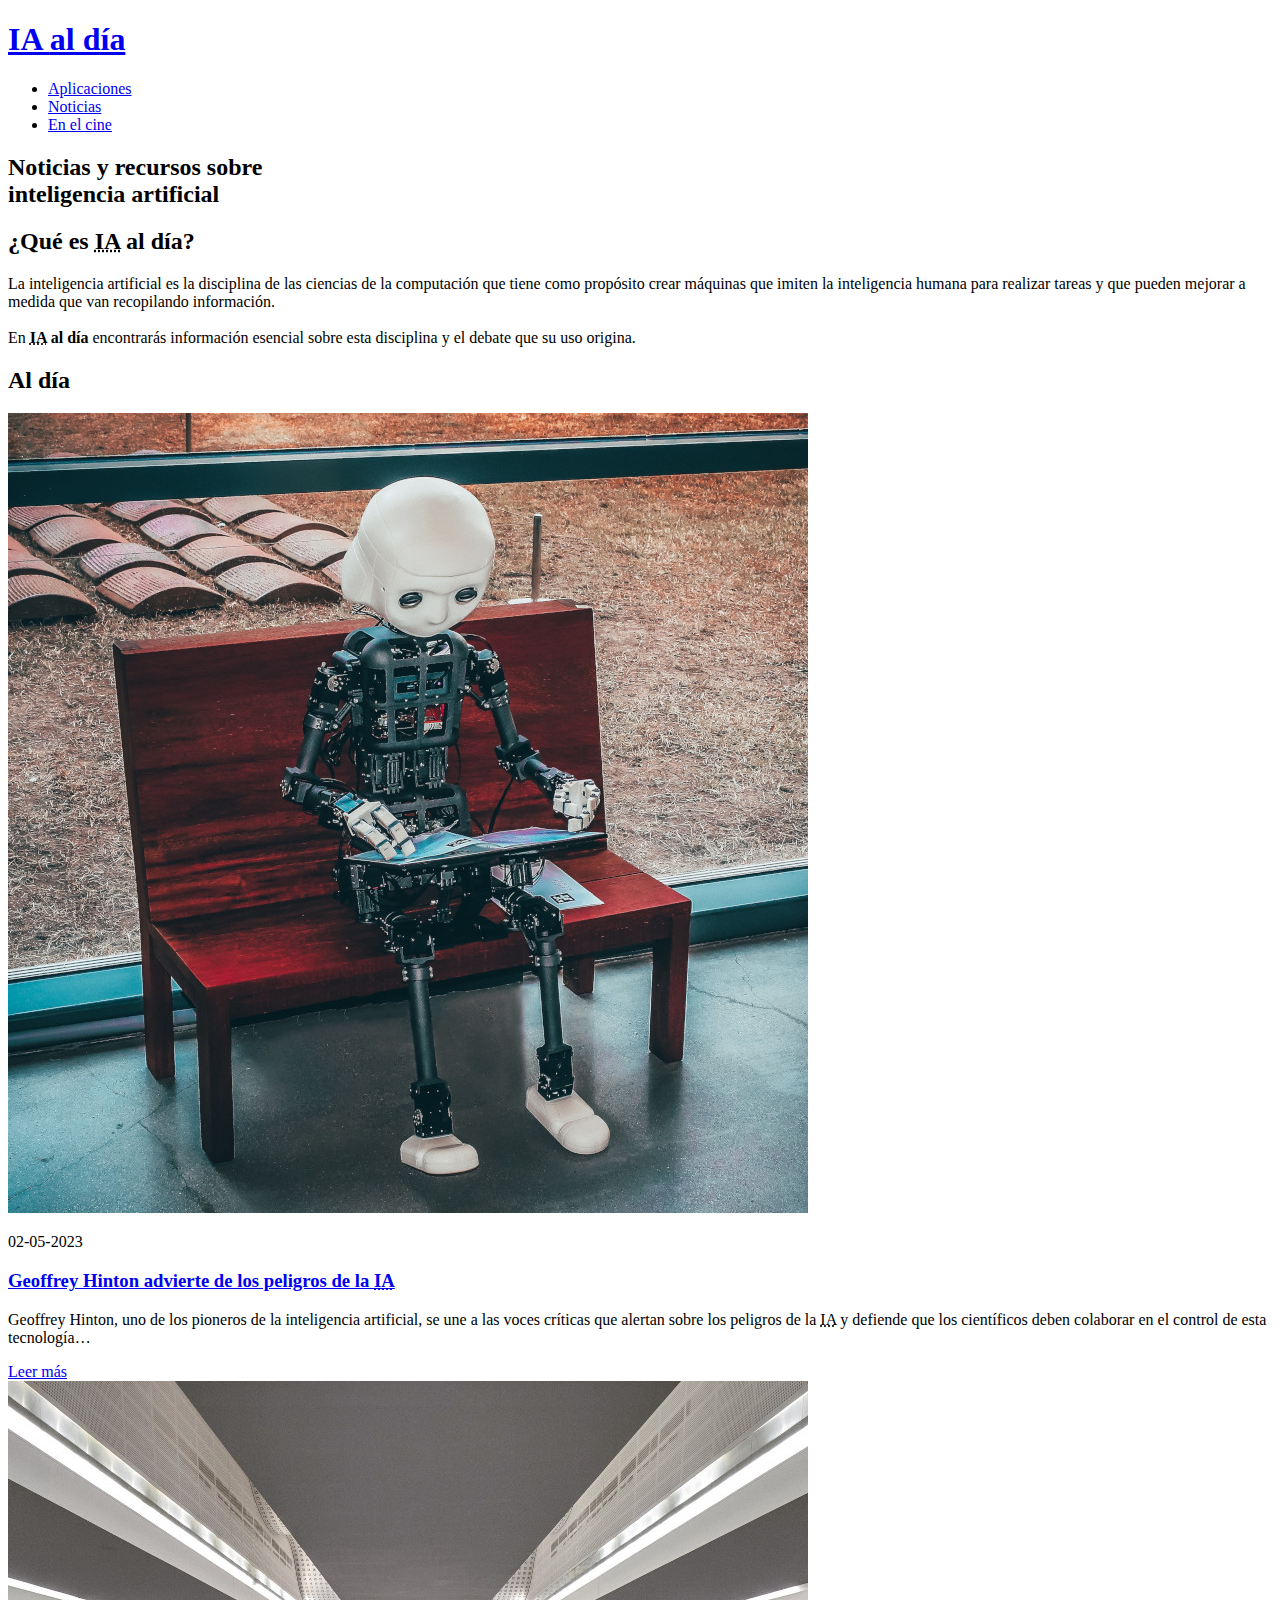
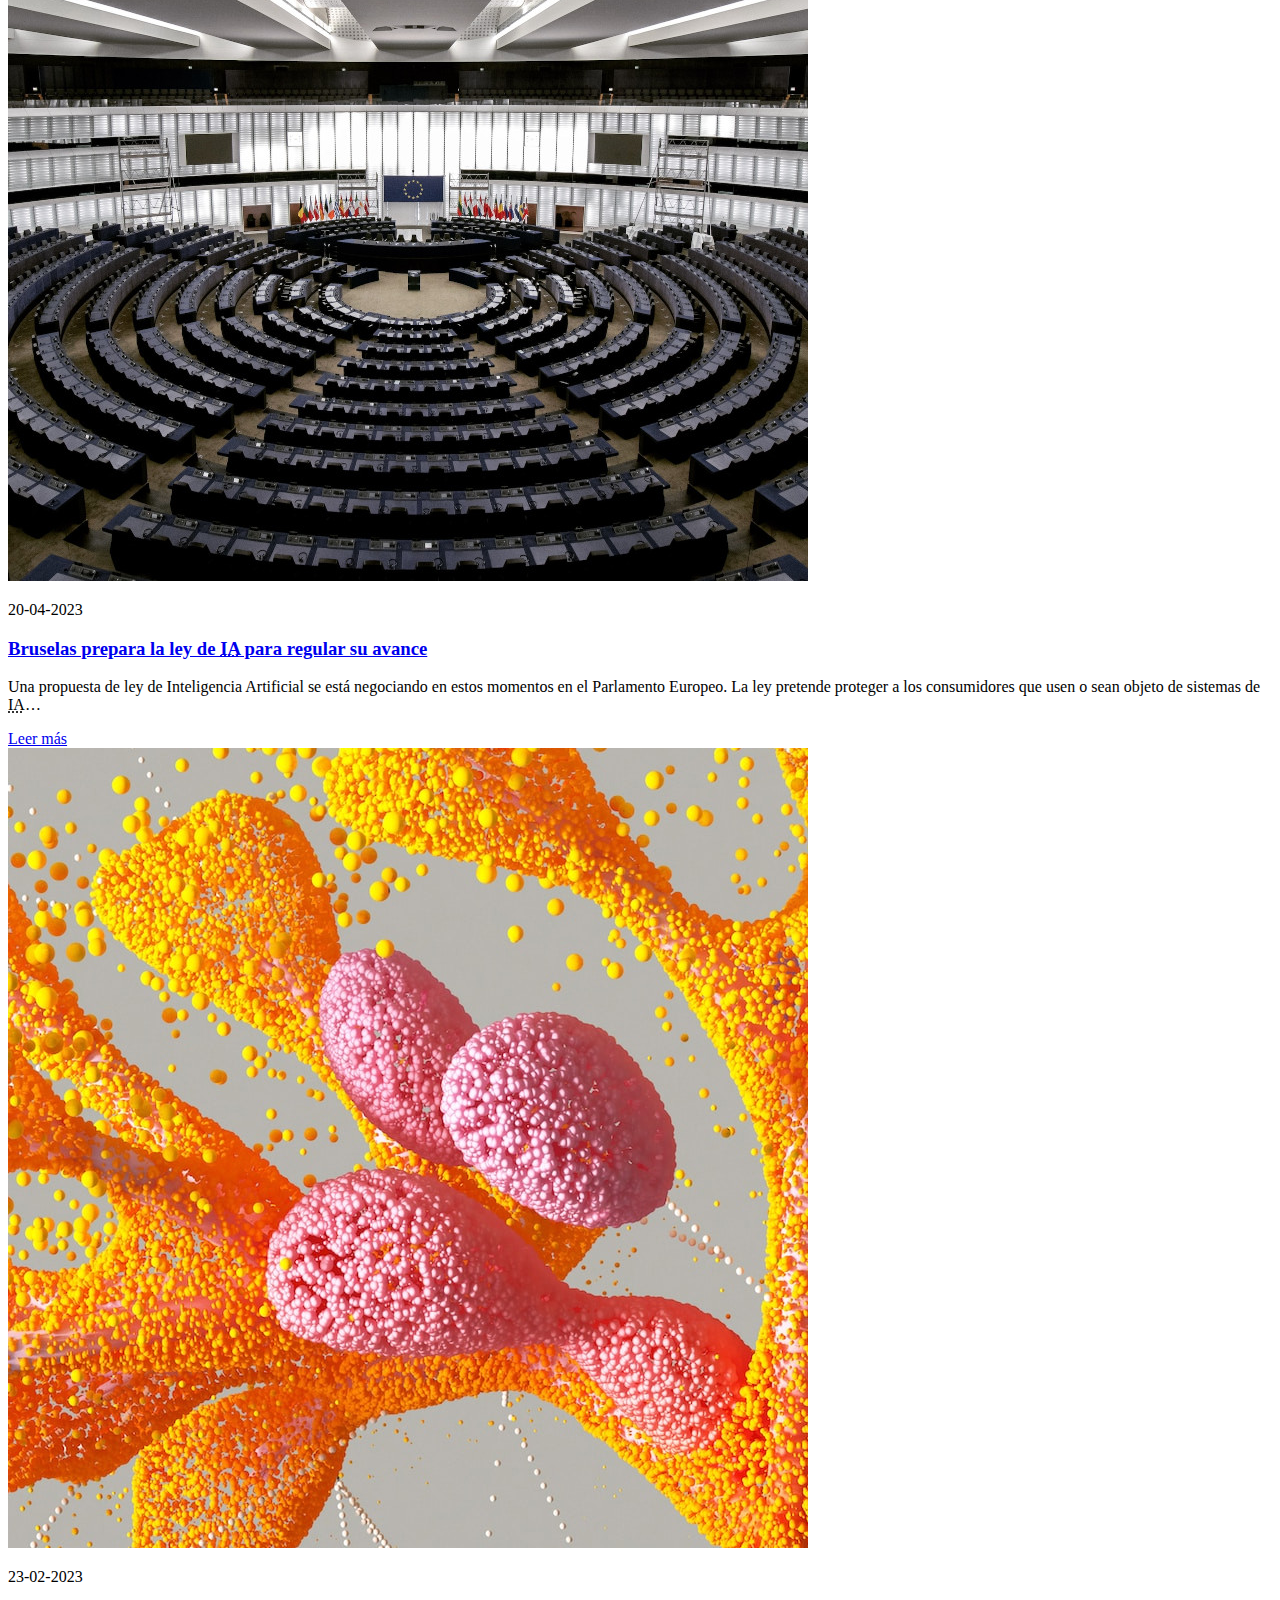
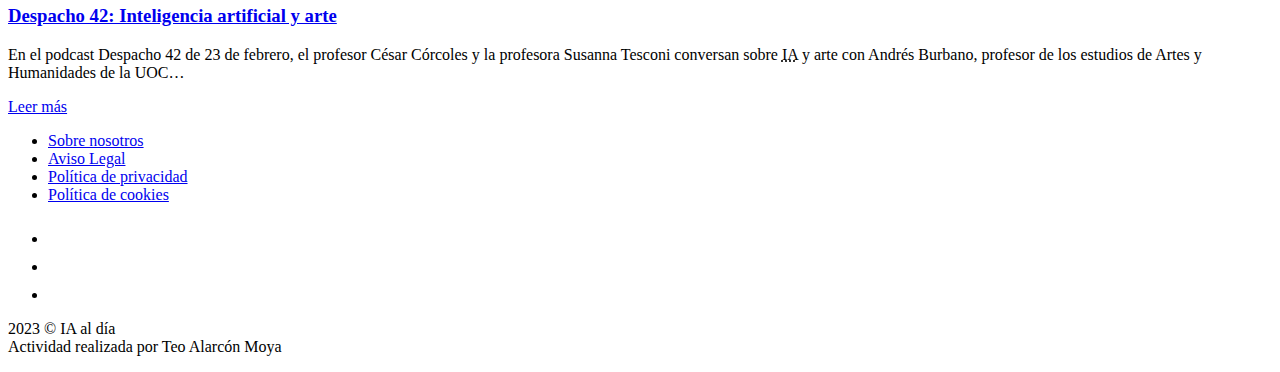
<file: index.html>
<!DOCTYPE html>
<html lang="es">
<head>
    <meta charset="UTF-8">
    <meta http-equiv="X-UA-Compatible" content="IE=edge">
    <meta name="viewport" content="width=device-width, initial-scale=1.0">
    <title>IA al día | Portada</title>
    <meta name="description" content="Página principal de IA al día, portal con todas las novedades sobre Inteligencia Artificial">
    <!-- Import de la fuente de google Fonts-->
    <style>
        @import url('https://fonts.googleapis.com/css2?family=Source+Sans+Pro:ital,wght@0,400;0,700;1,400;1,700&display=swap');
    </style>
    <link rel="stylesheet" href="https://github.com/Moyat89/web/blob/main/css/estilos.css">
    <!--Asociando el icono de la web y favoritos-->
    <link rel="icon" type="image/x-icon" href="img/favicon.ico">
</head>
<body>
    <header class="header">
        <h1><a href="index.html">IA <span class="logo-trf">al día</span></a></h1>
    </header>
    <!--Menú de navegación-->
    <div class="nav-scroll">
        <nav>
            <ul>
                <li><a href="aplicaciones.html">Aplicaciones</a></li>
                <li><a href="#">Noticias</a></li>
                <li><a href="en-el-cine.html">En el cine</a></li>
            </ul>
        </nav>
    </div>
    <!--Contenido principal-->
    <main class="container">
        <h2 class="intro">Noticias y recursos sobre<br>inteligencia artificial</h2>
        <article class="texto-cabecera">
            <h2>¿Qué es <abbr title="Inteligencia Artificial">IA</abbr> al día?</h2>
            <p>La inteligencia artificial es la disciplina de las ciencias de la computación que tiene como propósito crear máquinas que imiten la inteligencia humana para realizar tareas y que pueden mejorar a medida que van recopilando información.<br> <br>
            En <b><abbr title="Inteligencia Artificial" >IA</abbr> al día</b> encontrarás información esencial sobre esta disciplina y el debate que su uso origina.</p>
        </article>
        <div class="news">
            <h2>Al día</h2>
            <div class="entry-container">
            <div class="entrada">
                <img src="img/n-geoffrey-hinton.jpg" alt="Robot ojeando un libro">
                <p class="date">02-05-2023</p>
                <h3><a href="#">Geoffrey Hinton advierte de los peligros de la <abbr title="Inteligencia Artificial">IA</abbr></a></h3>
                <p>Geoffrey Hinton, uno de los pioneros de la inteligencia artificial, se une a las voces críticas que alertan sobre los peligros de la <abbr title="Inteligencia Artificial">IA</abbr> y defiende que los científicos deben colaborar en el control de esta tecnología…</p>
                <a class="more" href="#">Leer más</a>
            </div>
            <div class="entrada">
                <img src="img/n-ue-ia.jpg" alt="Parlamento Europeo">
                <p class="date">20-04-2023</p>
                <h3><a href="#">Bruselas prepara la ley de <abbr title="Inteligencia Artificial">IA</abbr> para regular su avance</a></h3>
                <p>Una propuesta de ley de Inteligencia Artificial se está negociando en estos momentos en el Parlamento Europeo. La ley pretende proteger a los consumidores que usen o sean objeto de sistemas de <abbr title="Inteligencia Artificial">IA</abbr>…</p>
                <a class="more" href="#">Leer más</a>
            </div>
            <div class="entrada">
                <img src="img/n-despacho42.jpg" alt="Molécula formándose">
                <p class="date">23-02-2023</p>
                <h3><a href="despacho-42.html">Despacho 42: Inteligencia artificial y arte</a></h3>
                <p>En el podcast Despacho 42 de 23 de febrero, el profesor César Córcoles y la profesora Susanna Tesconi conversan sobre <abbr title="Inteligencia Artificial">IA</abbr> y arte con Andrés Burbano, profesor de los estudios de Artes y Humanidades de la <abbr title="Universitat Oberta de Catalunya" style="text-decoration: none;">UOC</abbr>…</p>
                <a class="more" href="despacho-42.html">Leer más</a>
            </div>
        </div>
    </div>
    </main>
    <!--Footer-->
    <footer class="foot-cover">
        <ul class="about">
            <li><a href="#">Sobre nosotros</a></li>
            <li><a href="#">Aviso Legal</a></li>
            <li><a href="#">Política de privacidad</a></li>
            <li><a href="#">Política de <span lang="en">cookies</span></a></li>
        </ul>
        <ul class="social-media">
            <li><a href="#" target="_blank"><img src="img/twitter.svg" alt="Logo Twitter"></a></li>
            <li><a href="#" target="_blank"><img src="img/instagram.svg" alt="Logo Instagram"></a></li>
            <li><a href="#" target="_blank"><img src="img/youtube.svg" alt="Logo Youtube"></a></li>
        </ul>
        <p>2023 © IA al día<br>Actividad realizada por Teo Alarcón Moya</p>
    </footer>
</body>
</html>
</file>
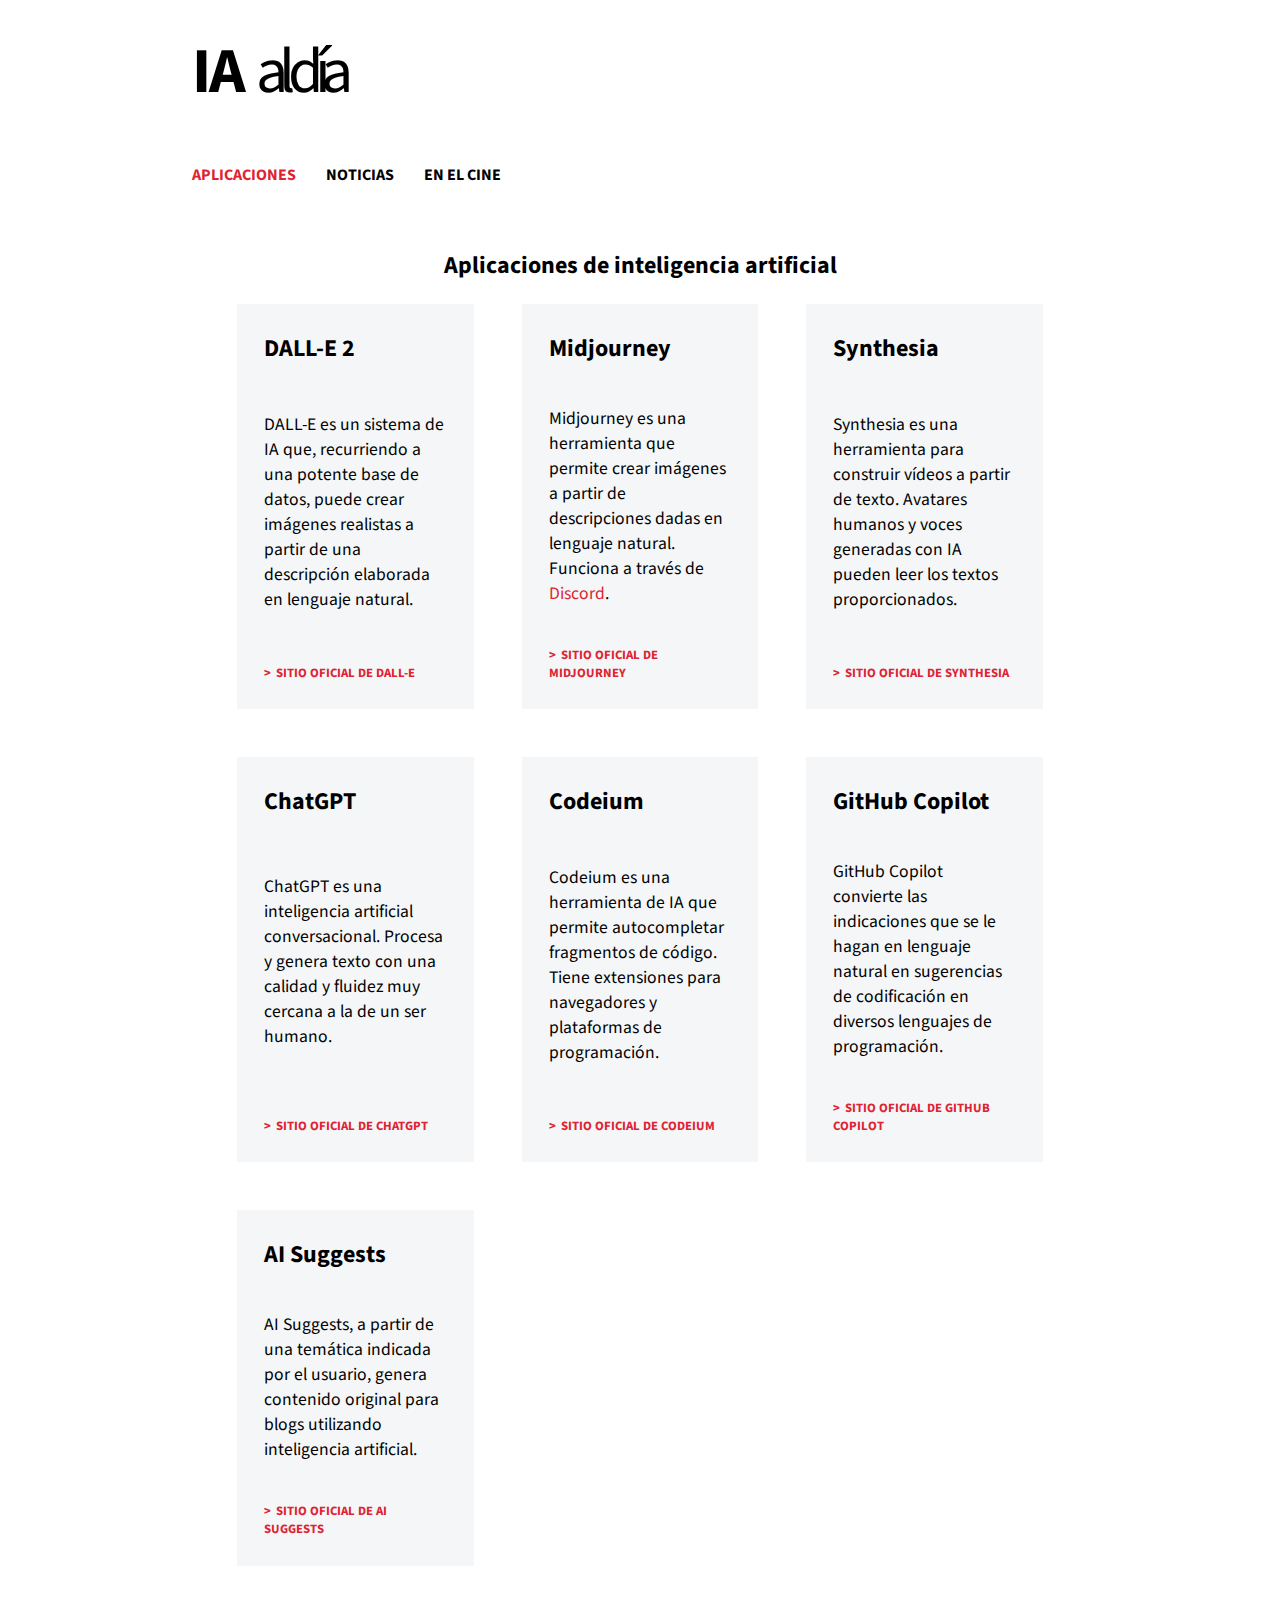
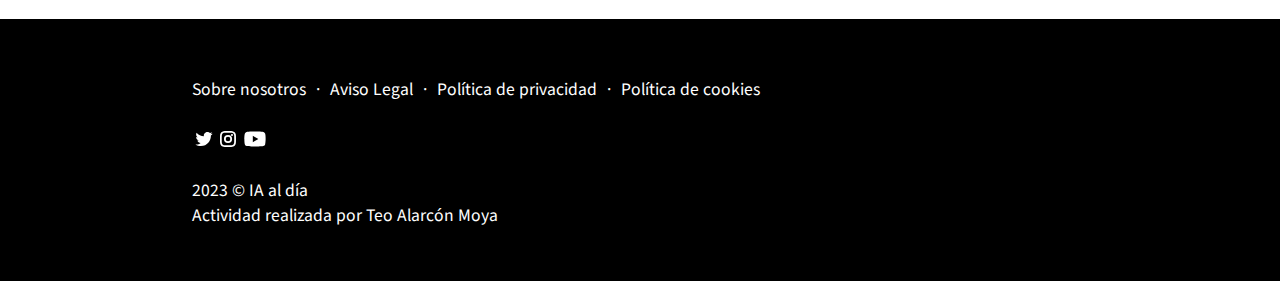
<file: aplicaciones.html>
<!DOCTYPE html>
<html lang="es">
<head>
    <meta charset="UTF-8">
    <meta http-equiv="X-UA-Compatible" content="IE=edge">
    <meta name="viewport" content="width=device-width, initial-scale=1.0">
    <title>IA al día | Aplicaciones</title>
    <meta name="description" content="Recopilación de aplicaciones que utilizan Inteligencia Artificial (IA)">
    <!-- Import de la fuente de google Fonts-->
    <style>
         @import url('https://fonts.googleapis.com/css2?family=Source+Sans+3:ital,wght@0,400;0,700;1,400;1,700&display=swap');
    </style>
    <link rel="stylesheet" href="css/estilos.css">
    <!--Asociando el icono de la web y favoritos-->
    <link rel="icon" type="image/x-icon" href="img/favicon.ico">
</head>
<body>
    <header class="header">
        <h1><a href="index.html">IA <span class="logo-trf">al día</span></a></h1>
    </header>
    <!--Menú de navegación-->
    <div class="nav-scroll">
    <nav>
        <ul>
            <li><a href="aplicaciones.html" class="current">Aplicaciones</a></li>
            <li><a href="#">Noticias</a></li>
            <li><a href="en-el-cine.html">En el cine</a></li>
        </ul>
    </nav>
    </div>
    <!--Contenido principal-->
    <main class="container">
        <article class="recopilatory">
            <h2>Aplicaciones de inteligencia artificial</h2>
            <div class="list-container">
            <div class="app">
                <h3>DALL-E 2</h3>
                <p>DALL-E es un sistema de <abbr title="Inteligencia Artificial">IA</abbr> que, recurriendo a una potente base de datos, puede crear imágenes realistas a partir de una descripción elaborada en lenguaje natural.</p>
                <a class="more" href="https://openai.com/product/dall-e-2" hreflang="en" target="_blank">sitio oficial de dall-e</a>
            </div>
            <div class="app">
                <h3 lang="en">Midjourney</h3>
                <p><span lang="en">Midjourney</span> es una herramienta que permite crear imágenes a partir de descripciones dadas en lenguaje natural. Funciona a través de <a href="https://discord.com" target="_blank">Discord</a>.</p>
                <a class="more" href="https://www.midjourney.com/home/" target="_blank" hreflang="en">Sitio oficial de <span lang="en">Midjourney</span></a>
            </div>
            <div class="app">
                <h3><span lang="en">Synthesia</span></h3>
                <p><span lang="en">Synthesia</span> es una herramienta para construir vídeos a partir de texto. Avatares humanos y voces generadas con <abbr title="Inteligencia Artificial">IA</abbr> pueden leer los textos proporcionados.</p>
                <a class="more" href="https://www.synthesia.io/" target="_blank" hreflang="en">Sitio oficial de Synthesia</a>
            </div>
            <div class="app">
                <h3>ChatGPT</h3>
                <p>ChatGPT es una inteligencia artificial conversacional. Procesa y genera texto con una calidad y fluidez muy cercana a la de un ser humano.</p>
                <a class="more" href="https://chat.openai.com/" target="_blank" hreflang="en">Sitio oficial de ChatGPT</a>
            </div>
            <div class="app">
                <h3>Codeium</h3>
                <p>Codeium es una herramienta de <abbr title="Inteligencia Artificial">IA</abbr> que permite autocompletar fragmentos de código. Tiene extensiones para navegadores y plataformas de programación.</p>
                <a class="more" href="https://codeium.com/" target="_blank" hreflang="en">Sitio oficial de Codeium</a>
            </div>
            <div class="app">
                <h3><span lang="en">GitHub Copilot</span></h3>
                <p><span lang="en">GitHub Copilot</span> convierte las indicaciones que se le hagan en lenguaje natural en sugerencias de codificación en diversos lenguajes de programación.</p>
                <a class="more" href="https://github.com/features/copilot" target="_blank" hreflang="en">Sitio oficial de <span lang="en">GitHub Copilot</span></a>
            </div>
            <div class="app">
                <h3><span lang="en">AI Suggests</span></h3>
                <p><span lang="en">AI Suggests</span>, a partir de una temática indicada por el usuario, genera contenido original para blogs utilizando inteligencia artificial.</p>
                <a class="more" href="https://ai-suggests.com/" target="_blank" hreflang="en">Sitio oficial de <span lang="en">AI Suggests</span></a>
            </div>
            </div>
        </article>
    </main>
    <!--Footer-->
    <footer class="foot-cover">
        <ul class="about">
            <li><a href="#">Sobre nosotros</a></li>
            <li><a href="#">Aviso Legal</a></li>
            <li><a href="#">Política de privacidad</a></li>
            <li><a href="#">Política de <span lang="en">cookies</span></a></li>
        </ul>
        <ul class="social-media">
            <li><a href="#" target="_blank"><img src="img/twitter.svg" alt="Logo Twitter"></a></li>
            <li><a href="#" target="_blank"><img src="img/instagram.svg" alt="Logo Instagram"></a></li>
            <li><a href="#" target="_blank"><img src="img/youtube.svg" alt="Logo Youtube"></a></li>
        </ul>
        <p>2023 © IA al día<br>Actividad realizada por Teo Alarcón Moya</p>
    </footer>
</body>

</html>
</file>
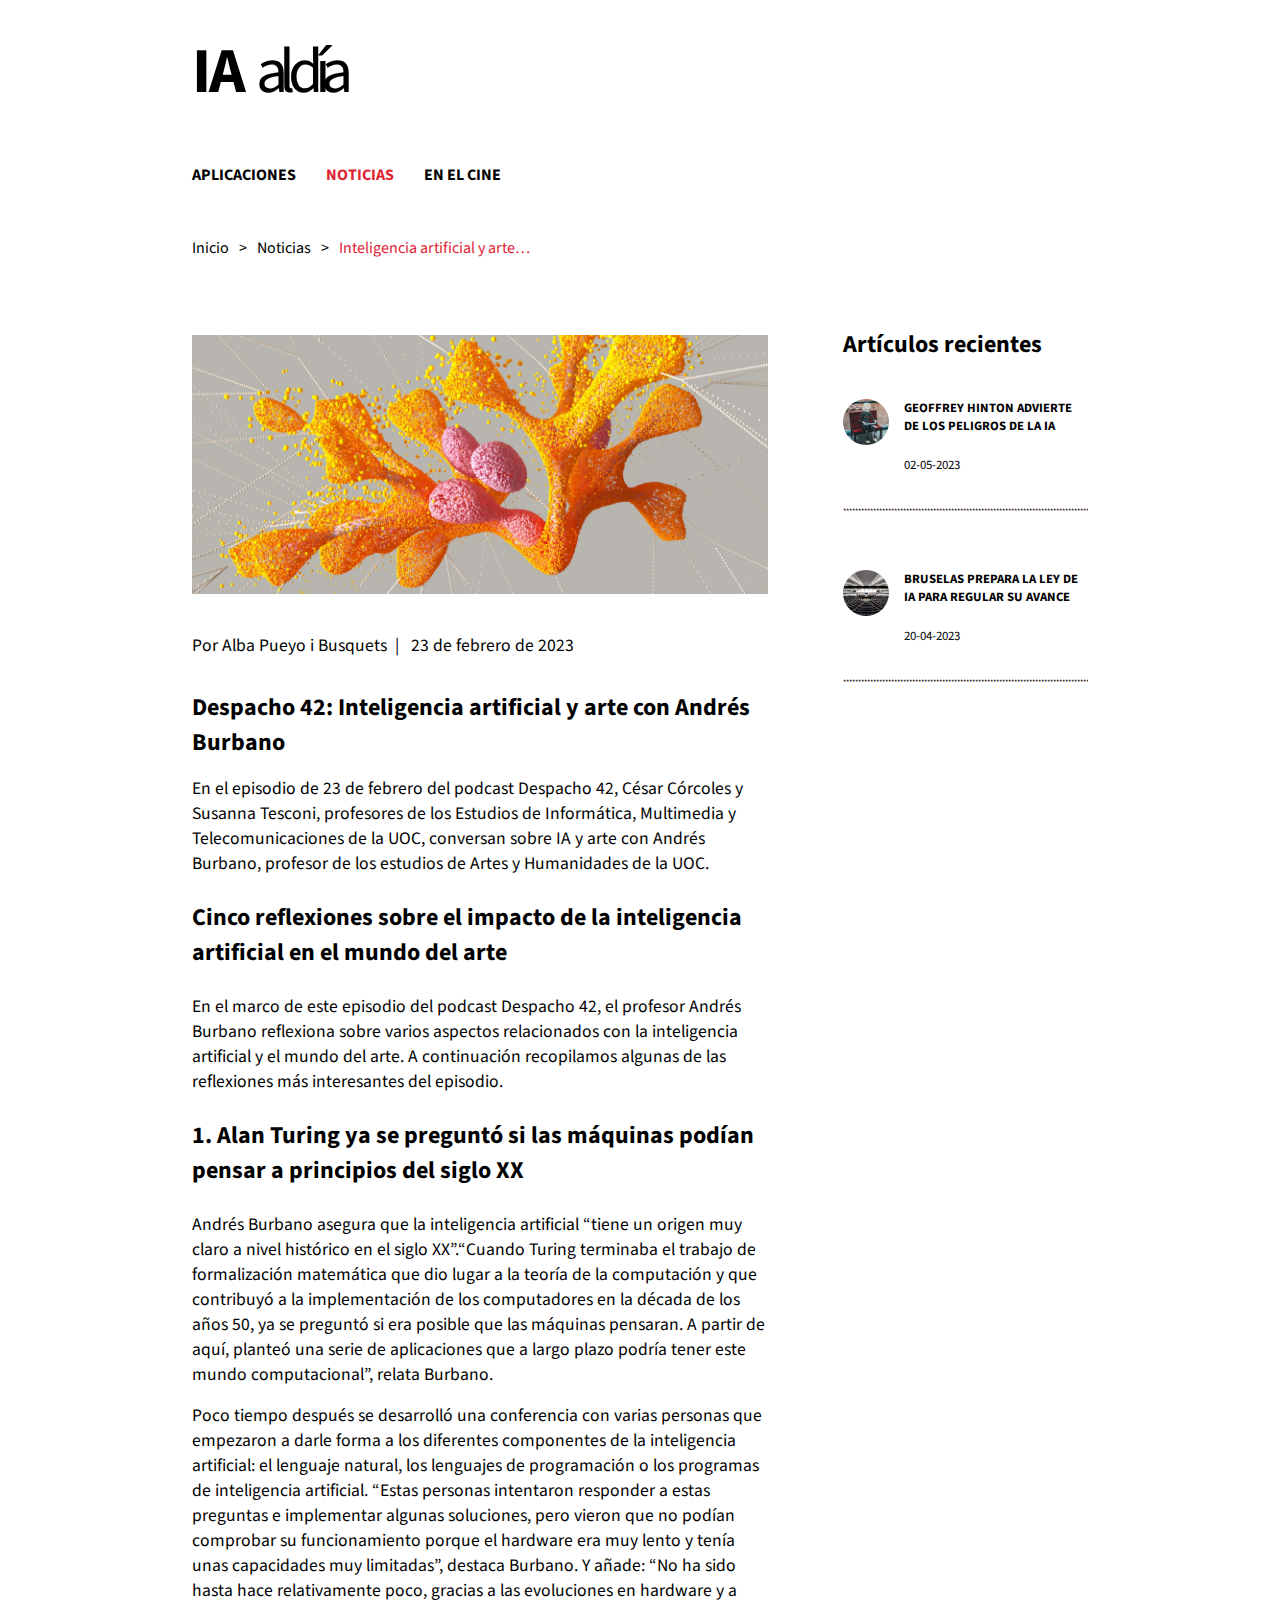
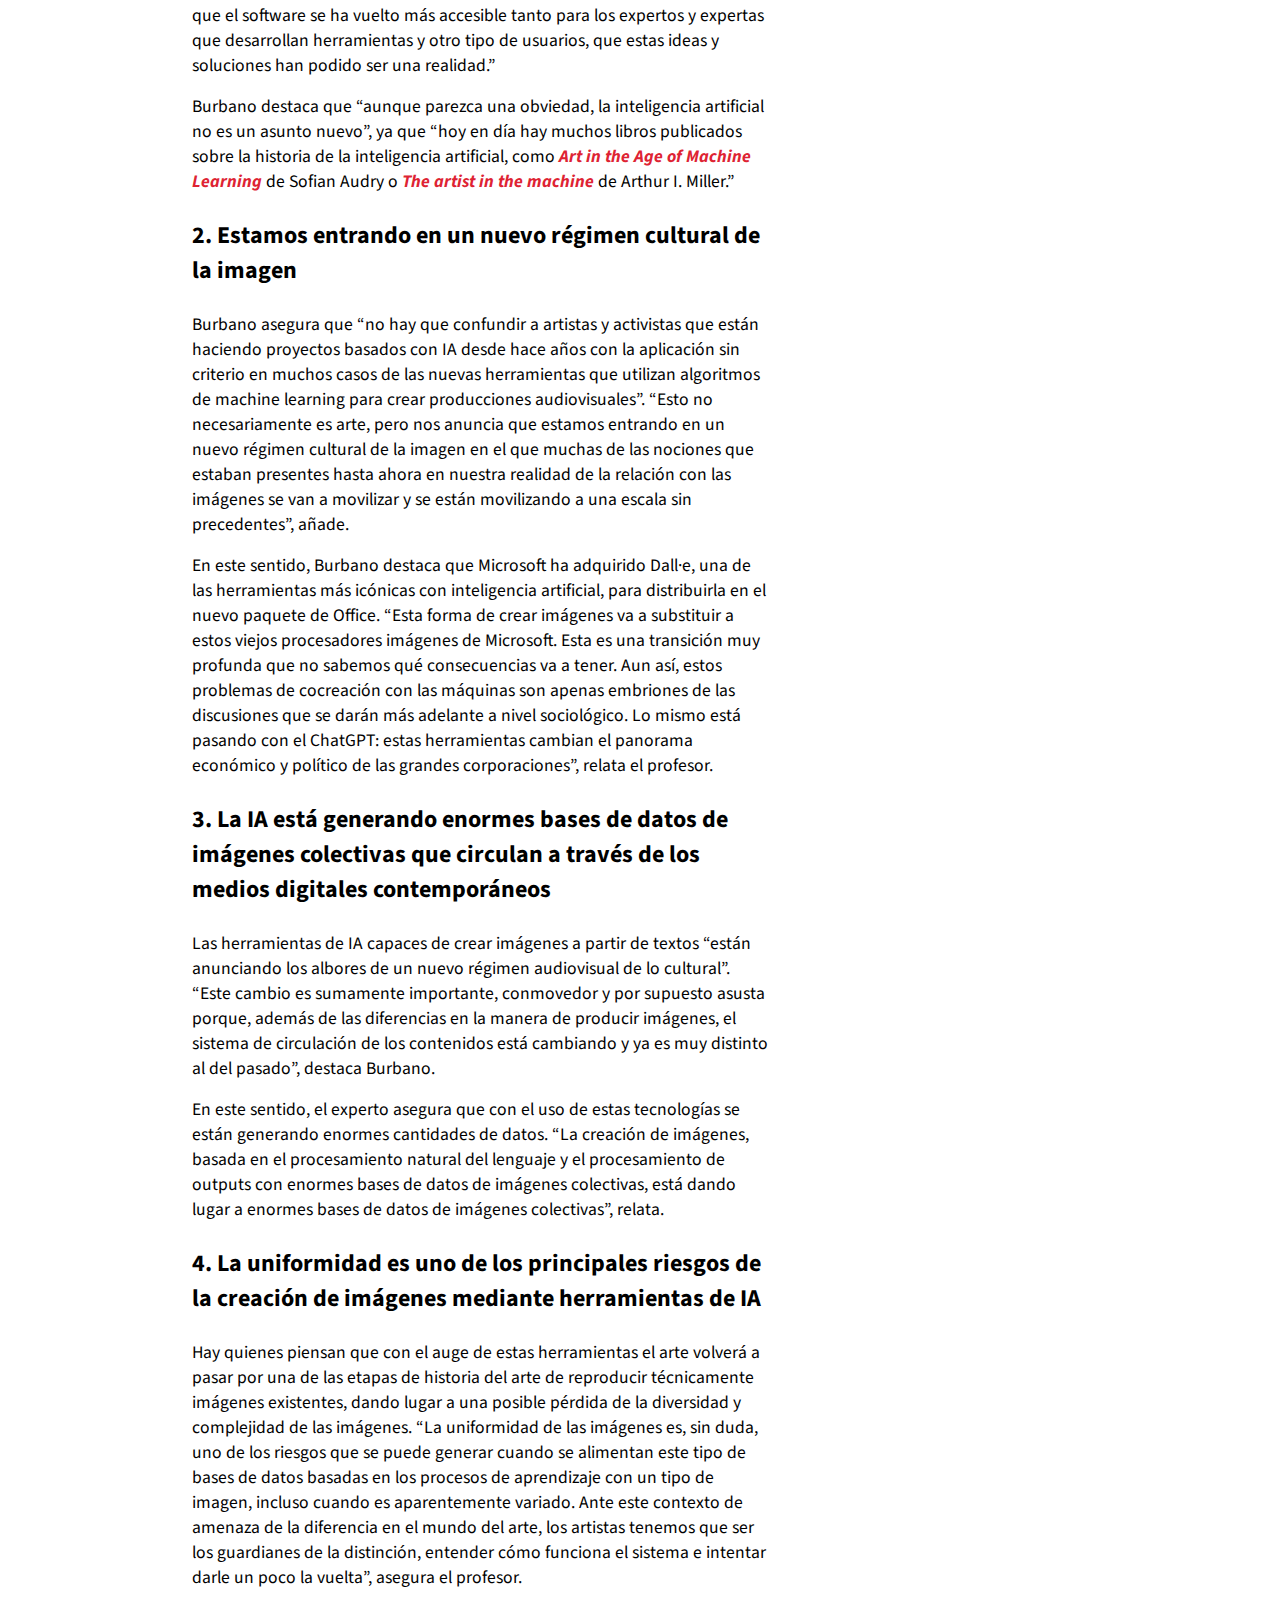
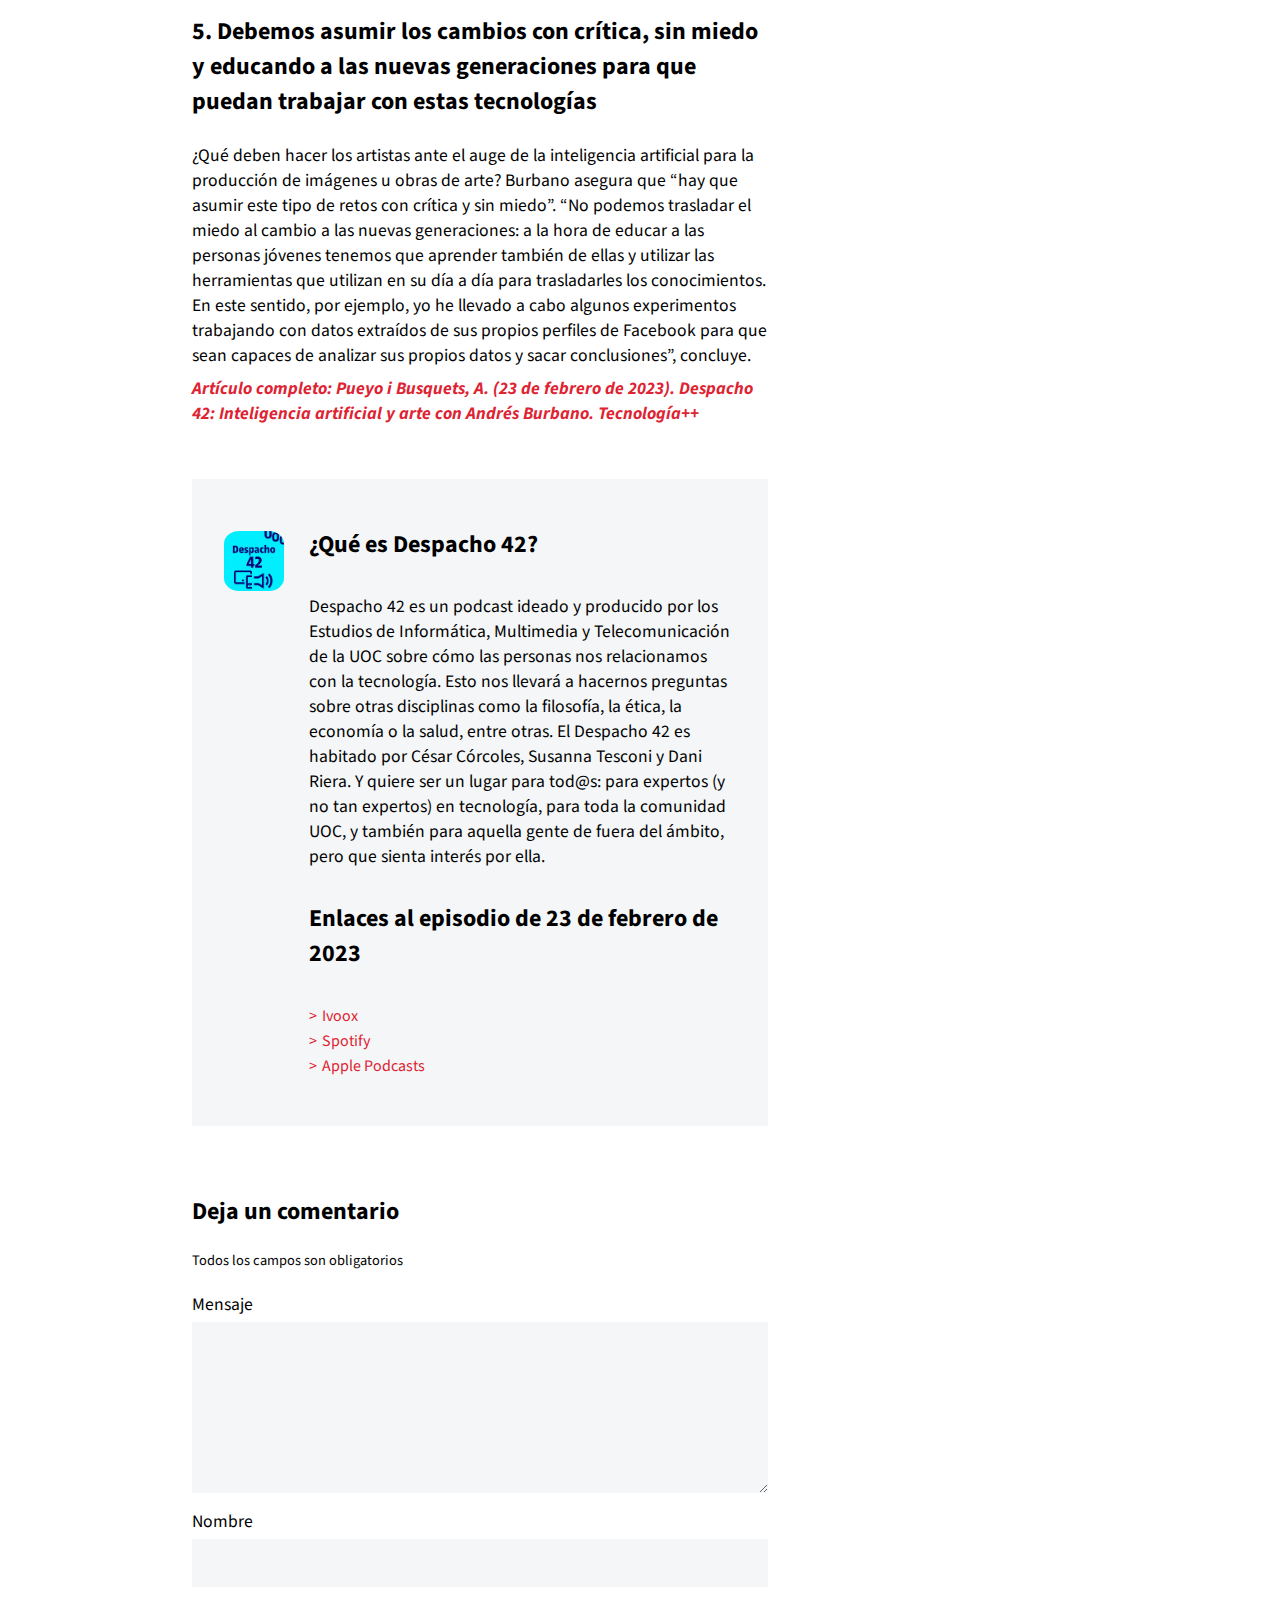
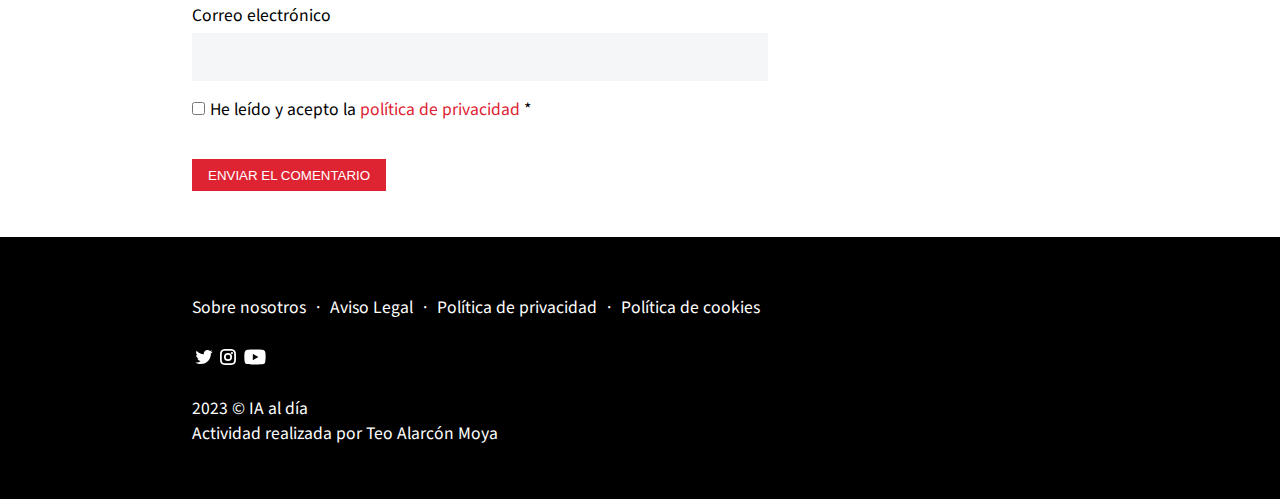
<file: despacho-42.html>
<!DOCTYPE html>
<html lang="es">
<head>
    <meta charset="UTF-8">
    <meta http-equiv="X-UA-Compatible" content="IE=edge">
    <meta name="viewport" content="width=device-width, initial-scale=1.0">
    <title>IA al día | Noticias</title>
    <meta name="description" content="Noticias sobre Inteligencia Artificial (IA)">
    <!-- Import de la fuente de google Fonts-->
    <style>
        @import url('https://fonts.googleapis.com/css2?family=Source+Sans+3:ital,wght@0,400;0,700;1,400;1,700&display=swap');
    </style>
    <link rel="stylesheet" href="css/estilos.css">
    <!--Asociando el icono de la web y favoritos-->
    <link rel="icon" type="image/x-icon" href="img/favicon.ico">
</head>
<body>
    <header class="header">
        <h1><a href="index.html">IA <span class="logo-trf">al día</span></a></h1>
    </header>

    <!--Menú de navegación-->
    <div class="nav-scroll">
    <nav>
        <ul>
            <li><a href="aplicaciones.html">Aplicaciones</a></li>
            <li><a href="#" class="current">Noticias</a></li>
            <li><a href="en-el-cine.html">En el cine</a></li>
        </ul>
    </nav>
    </div>
    <nav class="breadcrumb">
        <ul>
            <li><a href="index.html">Inicio</a></li>
            <li><a href="#">Noticias</a></li>
            <li><a href="#" class="current">Inteligencia artificial y arte…</a></li>
        </ul>
    </nav>
    <!--Contenido principal-->
    <main class="container-despacho">
        <!--Artículo-->
        <article class="expand-news">
            <figure>
                <img src="img/n-despacho42-post.jpg" alt="Moléculas formándose">
                <p class="author"> Por Alba Pueyo i Busquets</p>
                <p class="date"> 23 de febrero de 2023</p>
            </figure>
            <h2>Despacho 42: Inteligencia artificial y arte con Andrés Burbano</h2>
            <p>En el episodio de 23 de febrero del podcast Despacho 42, César Córcoles y Susanna Tesconi, profesores de los Estudios de Informática, Multimedia y Telecomunicaciones de la <abbr title="Universitat Oberta de Catalunya">UOC</abbr>, conversan sobre <abbr title="Inteligencia Artificial">IA</abbr> y arte con Andrés Burbano, profesor de los estudios de Artes y Humanidades de la UOC.</p>
            <h3>Cinco reflexiones sobre el impacto de la inteligencia artificial en el mundo del arte</h3>
            <p>En el marco de este episodio del podcast Despacho 42, el profesor Andrés Burbano reflexiona sobre varios aspectos relacionados con la inteligencia artificial y el mundo del arte. A continuación recopilamos algunas de las reflexiones más interesantes del episodio.</p>
            <h3>1. Alan Turing ya se preguntó si las máquinas podían pensar a principios del siglo XX</h3>
            <p>Andrés Burbano asegura que la inteligencia artificial <q>tiene un origen muy claro a nivel histórico en el siglo XX</q>.<q>Cuando Turing terminaba el trabajo de formalización matemática que dio lugar a la teoría de la computación y que contribuyó a la implementación de los computadores en la década de los años 50, ya se preguntó si era posible que las máquinas pensaran. A partir de aquí, planteó una serie de aplicaciones que a largo plazo podría tener este mundo computacional</q>, relata Burbano.
            <p>Poco tiempo después se desarrolló una conferencia con varias personas que empezaron a darle forma a los diferentes componentes de la inteligencia artificial: el lenguaje natural, los lenguajes de programación o los programas de inteligencia artificial. <q>Estas personas intentaron responder a estas preguntas e implementar algunas soluciones, pero vieron que no podían comprobar su funcionamiento porque el hardware era muy lento y tenía unas capacidades muy limitadas</q>, destaca Burbano. Y añade: <q>No ha sido hasta hace relativamente poco, gracias a las evoluciones en hardware y a que el software se ha vuelto más accesible tanto para los expertos y expertas que desarrollan herramientas y otro tipo de usuarios, que estas ideas y soluciones han podido ser una realidad.</q></p>
            <p>Burbano destaca que <q>aunque parezca una obviedad, la inteligencia artificial no es un asunto nuevo</q>, ya que <q>hoy en día hay muchos libros publicados sobre la historia de la inteligencia artificial, como <cite><a href="https://mitpress.mit.edu/9780262046183/art-in-the-age-of-machine-learning/" target="_blank" style="font-weight: 700;" hreflang="en" lang="en" >Art in the Age of Machine Learning</a></cite> de Sofian Audry o <cite><a href="https://www.artistinthemachine.net/" target="_blank" style="font-weight: 700;" hreflang="en" lang="en">The artist in the machine</a></cite> de Arthur I. Miller.</q></p>
            <h3>2. Estamos entrando en un nuevo régimen cultural de la imagen</h3>
            <p>Burbano asegura que <q>no hay que confundir a artistas y activistas que están haciendo proyectos basados con <abbr title="Inteligencia Artificial">IA</abbr> desde hace años con la aplicación sin criterio en muchos casos de las nuevas herramientas que utilizan algoritmos de <span lang="en">machine learning</span> para crear producciones audiovisuales</q>. <q>Esto no necesariamente es arte, pero nos anuncia que estamos entrando en un nuevo régimen cultural de la imagen en el que muchas de las nociones que estaban presentes hasta ahora en nuestra realidad de la relación con las imágenes se van a movilizar y se están movilizando a una escala sin precedentes</q>, añade.</p>
            <p>En este sentido, Burbano destaca que <span lang="en">Microsoft</span> ha adquirido <span lang="en">Dall·e</span>, una de las herramientas más icónicas con inteligencia artificial, para distribuirla en el nuevo paquete de <span lang="en">Office</span>. <q>Esta forma de crear imágenes va a substituir a estos viejos procesadores imágenes de <span lang="en">Microsoft</span>. Esta es una transición muy profunda que no sabemos qué consecuencias va a tener. Aun así, estos problemas de cocreación con las máquinas son apenas embriones de las discusiones que se darán más adelante a nivel sociológico. Lo mismo está pasando con el <span lang="en">ChatGPT</span>: estas herramientas cambian el panorama económico y político de las grandes corporaciones</q>, relata el profesor.</p>
            <h3>3. La <abbr title="Inteligencia Artificial">IA</abbr> está generando enormes bases de datos de imágenes colectivas que circulan a través de los medios digitales contemporáneos</h3>
            <p>Las herramientas de <abbr title="Inteligencia Artificial">IA</abbr> capaces de crear imágenes a partir de textos <q>están anunciando los albores de un nuevo régimen audiovisual de lo cultural</q>. <q>Este cambio es sumamente importante, conmovedor y por supuesto asusta porque, además de las diferencias en la manera de producir imágenes, el sistema de circulación de los contenidos está cambiando y ya es muy distinto al del pasado</q>, destaca Burbano.</p>
            <p>En este sentido, el experto asegura que con el uso de estas tecnologías se están generando enormes cantidades de datos. <q>La creación de imágenes, basada en el procesamiento natural del lenguaje y el procesamiento de outputs con enormes bases de datos de imágenes colectivas, está dando lugar a enormes bases de datos de imágenes colectivas</q>, relata.</p>
            <h3>4. La uniformidad es uno de los principales riesgos de la creación de imágenes mediante herramientas de <abbr title="Inteligencia Artificial">IA</abbr></h3>
            <p>Hay quienes piensan que con el auge de estas herramientas el arte volverá a pasar por una de las etapas de historia del arte de reproducir técnicamente imágenes existentes, dando lugar a una posible pérdida de la diversidad y complejidad de las imágenes. <q>La uniformidad de las imágenes es, sin duda, uno de los riesgos que se puede generar cuando se alimentan este tipo de bases de datos basadas en los procesos de aprendizaje con un tipo de imagen, incluso cuando es aparentemente variado. Ante este contexto de amenaza de la diferencia en el mundo del arte, los artistas tenemos que ser los guardianes de la distinción, entender cómo funciona el sistema e intentar darle un poco la vuelta</q>, asegura el profesor.</p>
            <h3>5. Debemos asumir los cambios con crítica, sin miedo y educando a las nuevas generaciones para que puedan trabajar con estas tecnologías</h3>
            <p>¿Qué deben hacer los artistas ante el auge de la inteligencia artificial para la producción de imágenes u obras de arte? Burbano asegura que <q>hay que asumir este tipo de retos con crítica y sin miedo</q>. <q>No podemos trasladar el miedo al cambio a las nuevas generaciones: a la hora de educar a las personas jóvenes tenemos que aprender también de ellas y utilizar las herramientas que utilizan en su día a día para trasladarles los conocimientos. En este sentido, por ejemplo, yo he llevado a cabo algunos experimentos trabajando con datos extraídos de sus propios perfiles de Facebook para que sean capaces de analizar sus propios datos y sacar conclusiones</q>, concluye.</p>
            <cite><a href="https://blogs.uoc.edu/informatica/despacho-42-inteligencia-artificial-y-arte/" target="_blank" style="font-weight:700;">Artículo completo: Pueyo i Busquets, A. (23 de febrero de 2023). Despacho 42: Inteligencia artificial y arte con Andrés Burbano. Tecnología++</a></cite>
        </article>
        <!--Isólogo-->
        <article class="sobre-despacho42">
            <figure class="isologo">
                <img src="img/isologo-despacho42.jpg" alt="Logo de Despacho 42">
            </figure>
            <h2>¿Qué es Despacho 42?</h2> 
            <p>Despacho 42 es un podcast ideado y producido por los Estudios de Informática, Multimedia y Telecomunicación de la <abbr title="Universitat Oberta de Catalunya" lang="ca">UOC</abbr> sobre cómo las personas nos relacionamos con la tecnología. Esto nos llevará a hacernos preguntas sobre otras disciplinas como la filosofía, la ética, la economía o la salud, entre otras. El Despacho 42 es habitado por César Córcoles, Susanna Tesconi y Dani Riera. Y quiere ser un lugar para tod@s: para expertos (y no tan expertos) en tecnología, para toda la comunidad <abbr title="Universitat Oberta de Catalunya" lang="ca">UOC</abbr>, y también para aquella gente de fuera del ámbito, pero que sienta interés por ella.</p>
            <h3>Enlaces al episodio de 23 de febrero de 2023</h3>
            <ul class="resources">
            <li><a class="more" href="https://go.ivoox.com/rf/103575056?utm_source=embed_audio_new&utm_medium=share&utm_campaign=new_embeds" target="_blank" hreflang="en" lang="en">Ivoox</a></li>
            <li><a class="more" href="https://open.spotify.com/episode/5a7qHBmOFktjCaqlAKgEz1?si=aa986f248ee14acb" target="_blank" hreflang="en" lang="en">Spotify</a></li>
            <li><a class="more" href="https://podcasts.apple.com/us/podcast/despacho-42-tecnolog%C3%ADa-y-arte-con-andr%C3%A9s-burbano/id1499615619?i=1000601274966" target="_blank" hreflang="en" lang="en">Apple Podcasts</a></li>
            </ul>
        </article>
        <!--Formulario-->
        <form action="#" method="post" class="message-form">
            <h2>Deja un comentario</h2>
            <p>Todos los campos son obligatorios</p>
            <label for="message">Mensaje</label>
            <textarea id="message" name="msg" rows="10" required></textarea>
            <label for="name">Nombre</label>
            <input type="text" id="name" name="first_name" required pattern="[-a-zA-Z'-À-ÿ\u00f1\u00d1 ]{2,64}" autocomplete="name" aria-invalid="true">
            <label for="mail">Correo electrónico</label>
            <input type="email" id="mail" name="email" required autocomplete="email" aria-invalid="true">
            <label for="agreement">
            <input type="checkbox" id="agreement" name="accpbx" value="accept" aria-invalid="true" required>He
                leído y acepto la <a href="#">política de privacidad</a> *
           </label>
            <!--Botón-->
            <div class="button">
                <p><button type="submit">Enviar el comentario</button></p>
            </div>
        </form>
        <!--Otros artículos-->
        <article class="others">
            <h2>Artículos recientes</h2>
            <figure class="other-article">
                <img src="img/n-geoffrey-hinton-thumbnail.jpg" alt="Robot leyendo noticias">
                <!--He cambiado el titular de cada thumbnail para que sea una url al articulo, ya que tiene más sentido aunque el link esté vacio. Lo he tratado con el estilo de las url en nav-->
                <a href="#">Geoffrey Hinton advierte de los peligros de la <abbr title="Inteligencia Artificial">IA</abbr></a>
                <p class="date">02-05-2023</p>
            </figure>
            <figure class="other-article">
                <img src="img/n-ue-ia-thumbnail.jpg" alt="Parlamente Europeo">
                <a href="#">Bruselas prepara la ley de <abbr title="Inteligencia Artificial">IA</abbr> para regular su avance</a>
                <p class="date">20-04-2023</p>
            </figure>
        </article>
    </main>
    <!--Footer-->
    <footer class="foot-cover">
        <ul class="about">
            <li><a href="#">Sobre nosotros</a></li>
            <li><a href="#">Aviso Legal</a></li>
            <li><a href="#">Política de privacidad</a></li>
            <li><a href="#">Política de <span lang="en">cookies</span></a></li>
        </ul>
        <ul class="social-media">
            <li><a href="#" target="_blank"><img src="img/twitter.svg" alt="Logo Twitter"></a></li>
            <li><a href="#" target="_blank"><img src="img/instagram.svg" alt="Logo Instagram"></a></li>
            <li><a href="#" target="_blank"><img src="img/youtube.svg" alt="Logo Youtube"></a></li>
        </ul>
        <p>2023 © IA al día<br>Actividad realizada por Teo Alarcón Moya</p>
    </footer>
</body>
</html>
</file>
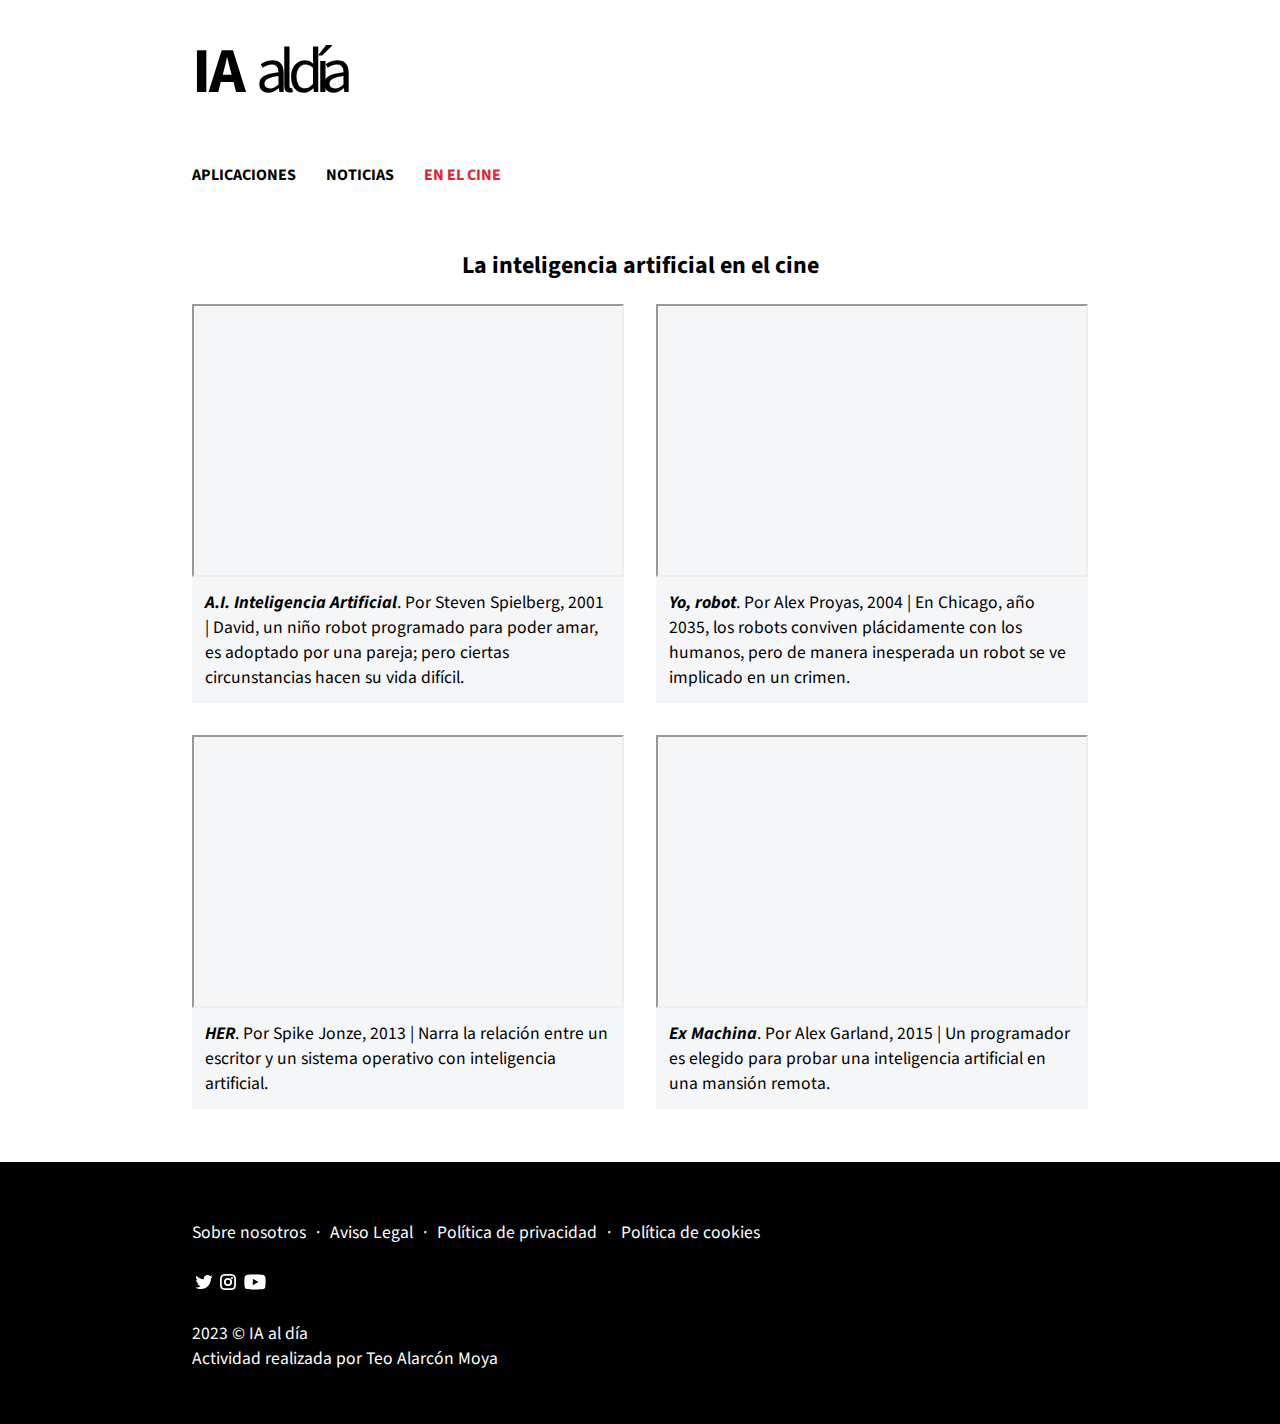
<file: en-el-cine.html>
<!DOCTYPE html>
<html lang="es">
<head>
    <meta charset="UTF-8">
    <meta http-equiv="X-UA-Compatible" content="IE=edge">
    <meta name="viewport" content="width=device-width, initial-scale=1.0">
    <title>IA al día | En el cine</title>
    <meta name="description" content="La inteligencia artificial (IA) en el cine">
    <!-- Import de la fuente de google Fonts-->
    <style>
        @import url('https://fonts.googleapis.com/css2?family=Source+Sans+3:ital,wght@0,400;0,700;1,400;1,700&display=swap');
    </style>
    <link rel="stylesheet" href="css/estilos.css">
    <!--Asociando el icono de la web y favoritos-->
    <link rel="icon" type="image/x-icon" href="img/favicon.ico">
</head>
<body>
    <header class="header">
        <h1><a href="index.html">IA <span class="logo-trf">al día</span></a></h1>
    </header>

    <!--Menú de navegación-->
    <div class="nav-scroll">
    <nav>
        <ul>
            <li><a href="aplicaciones.html">Aplicaciones</a></li>
            <li><a href="#">Noticias</a></li>
            <li><a href="en-el-cine.html" class="current">En el cine</a></li>
        </ul>
    </nav>
    </div>
    <!--Contenido principal-->
    <main class="container">
        <article class="recopilatory">
            <h2>La inteligencia artificial en el cine</h2>
            <div class="movie-container">
            <!--Películas-->
            <figure class="movies">
                <div class="frame-movie">
                    <iframe width="560" height="315" src="https://www.youtube.com/embed/_19pRsZRiz4" title="YouTube video player" allow="accelerometer; autoplay; clipboard-write; encrypted-media; gyroscope; picture-in-picture; web-share" allowfullscreen></iframe>
                </div>
                <figcaption><cite>A.I. Inteligencia Artificial</cite>. Por Steven Spielberg, 2001 | David, un niño robot programado para poder amar, es adoptado por una pareja; pero ciertas circunstancias hacen su vida difícil.</figcaption>
            </figure>
            <figure class="movies">
                <div class="frame-movie">
                    <iframe width="560" height="315" src="https://www.youtube.com/embed/xR3TT0nSORc" title="YouTube video player" allow="accelerometer; autoplay; clipboard-write; encrypted-media; gyroscope; picture-in-picture; web-share" allowfullscreen></iframe>
                </div>
                <figcaption><cite>Yo, robot</cite>. Por Alex Proyas, 2004 | En Chicago, año 2035, los robots conviven plácidamente con los humanos, pero de manera inesperada un robot se ve implicado en un crimen.</figcaption>
            </figure>
            <figure class="movies">
                <div class="frame-movie">
                    <iframe width="560" height="315" src="https://www.youtube.com/embed/UVMcpZ42BkA" title="YouTube video player" allow="accelerometer; autoplay; clipboard-write; encrypted-media; gyroscope; picture-in-picture; web-share" allowfullscreen></iframe>
                </div>
                <figcaption><cite>HER</cite>. Por Spike Jonze, 2013 | Narra la relación entre un escritor y un sistema operativo con inteligencia artificial.</figcaption>
            </figure>
            <figure class="movies">
                <div class="frame-movie">
                    <iframe width="560" height="315" src="https://www.youtube.com/embed/sNExF5WYMaA" title="YouTube video player" allow="accelerometer; autoplay; clipboard-write; encrypted-media; gyroscope; picture-in-picture; web-share" allowfullscreen></iframe>
                </div>
                <figcaption><cite>Ex Machina</cite>. Por Alex Garland, 2015 | Un programador es elegido para probar una inteligencia artificial en una mansión remota.</figcaption>
            </figure>
            </div>
        </article>
    </main>
    <!--Footer-->
    <footer class="foot-cover">
        <ul class="about">
            <li><a href="#">Sobre nosotros</a></li>
            <li><a href="#">Aviso Legal</a></li>
            <li><a href="#">Política de privacidad</a></li>
            <li><a href="#">Política de <span lang="en">cookies</span></a></li>
        </ul>
        <ul class="social-media">
            <li><a href="#" target="_blank"><img src="img/twitter.svg" alt="Logo Twitter"></a></li>
            <li><a href="#" target="_blank"><img src="img/instagram.svg" alt="Logo Instagram"></a></li>
            <li><a href="#" target="_blank"><img src="img/youtube.svg" alt="Logo Youtube"></a></li>
        </ul>
        <p>2023 © IA al día<br>Actividad realizada por Teo Alarcón Moya</p>
    </footer>
</body>
</html>
</file>
<file: css/estilos.css>
/*Elementos generales*/

* {
    margin:0;
    padding:0;
    box-sizing: border-box;
}

html {
    font-family: 'Source Sans 3', sans-serif;
    color:rgb(0,0,0);
}

a{
    text-decoration: none;
    color: rgb(222,35,51);
}

a:hover{
    color: rgb(0,0,0);
}

h1{
    font-size: 4rem;
    text-align: center;
    font-weight: bold;
    letter-spacing: -0.1rem;
}

h1 a{
    color:rgb(0, 0, 0) ;
}

h1 a:hover{
    color: rgba(0, 0, 0, 0.5);
}

h2{
    text-align: center;
}

h2,h3{
    font-size: 1.5rem;
}

p{
    justify-content: left;  
}

abbr{
    text-decoration: none;
}

body{
    width: 100%;
    max-width: 100vw;

}

body *, body > * >*{
padding-top:5px;
padding-bottom:5px;

}

/*Cabecera*/

.logo-trf{
    font-weight: 400;
    letter-spacing: -0.6rem;
}

/*Navegación*/
.nav-scroll{
    position: sticky;
    top:-1px;
    background-color:rgb(255, 255, 255);
    text-align: center;
    font-weight: 700;
    z-index: 9999;

}

.nav-scroll ul{
    list-style-type: none;
    
}

.nav-scroll a{
    color:rgb(0,0,0);
    text-transform: uppercase;

}

.nav-scroll a:hover{
    color:rgba(0,0,0,0.5);

}

.nav-scroll .current{
    color:rgb(222,35,51);
}

/*Pie*/
footer{
    text-align: center;
    background-color:black ;
    color:rgb(255, 255, 255);
    padding-top:3rem;
    padding-bottom:3rem;
}

footer ul{
    list-style: none
}

footer a{
    color: rgb(255, 255, 255);
}

footer a:hover{
    color: rgb(222, 35, 51);

}
footer img:hover{
    opacity: 0.7;
}

.social-media{
    display: inline-flex;
}


/*Página Index*/
.intro{
    background-image:url("../img/bg-hero-home-m.jpg") ;
    background-size:cover;
    max-width: 100%;
    color:rgb(255, 255, 255);
    text-align: center;
    padding-top: 5rem;
    padding-bottom: 5rem;
}

.intro h2{
    font-weight: normal;
}

.container > *:not(.intro){
    padding-top: 1rem;
    padding-bottom: 1rem;
    margin-left: 1rem;
    margin-right: 1rem;
}


.news > * {
    width: 85%;
    margin-left:7.5%;
    margin-right: 7.5%;
}

.news img{
    object-fit:cover;
    width: 100%;
    padding-top: 30px;
}

.date{
    text-align: left;
}

.more{
    text-transform: uppercase;
    font-weight: bold;
    font-size: 0.8rem; 
}

.more::before{
    content:">";
    margin-right: 5px;
}

.resources .more{
    font-weight: normal;
}

/*Aplicaciones y peliculas*/

.list-container, .movie-container{
    display:flex;
    flex-direction: column;
    gap: 2rem;
    padding-top: 1rem;
    padding-bottom: 1rem;
    text-align: left;
}

.app{
    background-color: rgb(244, 246, 247);
    padding:3%;
    display: flex;
    flex-direction: column;
}

.app > *{
    padding-top:15px;
    padding-bottom: 15px;
}

.app h3{
    flex-grow: 1;
    
}

.app p{
    flex-grow: 2;
}

.movies{
    background-color: rgb(244, 246, 247);
    z-index: 1;
    padding: 0; 
}

.movies figcaption{
    padding: 3%;
}

.movies cite{
    font-weight: 700;
}

/*Diseño adaptativo para los videos de las peliculas*/
.frame-movie{
    position: relative; 
    padding-bottom: 56.25%; 
    padding-top: 30px; 
    height: 0; 
    overflow: hidden;

}

iframe{
    padding: 0;
    margin: 0;
    position: absolute; 
    top: 0; 
    left: 0; 
    width: 100%; 
    height: 100%;
   
}

/*Despacho 42*/

.breadcrumb {
    margin-left: 1rem;
    margin-right: 1rem;
}

.breadcrumb ul {
    display: flex;
    flex-wrap: wrap;
    list-style: none;
    gap: 20px;
}

.breadcrumb li:not(:last-child)::after {
    content: ">";
    position: relative;
    left: 10px;
}

.breadcrumb a{
    color:rgb(0, 0, 0);

}

.breadcrumb a:hover{
    color:rgba(0, 0, 0,0.5);
}


.breadcrumb .current{
    color:rgb(222, 35, 51)
}

.breadcrumb .current:hover{
    color:rgb(0, 0, 0);
}

.container-despacho{
    padding-top: 1rem;
    padding-bottom: 1rem;
    margin-left: 1rem;
    margin-right: 1rem;
}

figure img{
    object-fit: cover;
    width: 100%;
}

figure p{
    display: inline-block;
    padding-top: 1rem;
    padding-bottom: 1rem;
}

figure p:not(:last-child)::after{
    display: inline-block;
    content:"|";
    margin-left: 0.5rem;
    margin-right: 0.5rem;
}


.expand-news *{
    text-align: left;
    padding-top: 1rem;
    padding-bottom: 1rem;
}

.sobre-despacho42{
    background-color: rgb(244, 246, 247);
    padding-left: 5%;
    padding-right: 5%;

}

.sobre-despacho42 *{
    text-align: left;
    padding-top: 0.5rem;
    padding-bottom: 0.5rem;
}

.sobre-despacho42 figure{
    width:20%;
}

.sobre-despacho42 img{
border-radius: 25%;
}

.sobre-despacho42 ul{
    list-style-type:none;
}

.sobre-despacho42 li{
    padding: 0;
    margin: 0;
}

.sobre-despacho42 .more{
    padding: 0;
    margin: 0;
    text-transform: capitalize;
    font-size: 1rem;
}

/*Formulario*/

form{
    display: flex;
    flex-direction: column;
    padding-bottom: 1rem;
    padding-top: 1rem;

}

form *{
    padding-top: 1rem;
    text-align: left;
}

form p{
    font-size: 0.9rem;
}

form input{
    background-color: rgb(244, 246, 247);
    height: 3rem;
    border: none;
}

form textarea{
    background-color: rgb(244, 246, 247);
    border: none;
}

form input[type="checkbox"]{
    height: auto;
    margin-right: 5px;
}

button {
    background-color:rgb(222,35,51) ;
    color:rgb(255, 255, 255);
    border: none;
    text-transform: uppercase;
    height: 2rem;
    padding: 0.5rem 1rem 0.5rem 1rem;
}


.others h2{
    text-align: left;
    padding-bottom: 1rem;
    padding-top: 1rem;
}
.other-article{
    display: grid;
    grid-template-areas:
    "picture title"
    "picture date"
    "picture empty";
    text-transform: uppercase;
    padding-bottom: 1rem;
    padding-top: 1rem;

}

.other-article img{
    border-radius: 50%;
    width: 75%;
    grid-area: picture;

}

.other-article a{
    grid-area: title;
    color:rgb(0, 0, 0);
    font-weight: 700;
}

.other-article a:hover{
    color:rgba(0, 0, 0, 0.5);
}

.other-article .date{
    grid-area: date;
}

.other-article::after{
    content: "***************************************************************************************************************************************************************************************************";
    overflow:hidden;
    grid-column: 1/3;
    font-size: 0.5rem;
    padding-top: 1rem;
    padding-bottom: 1rem;
}

/*Dispositivos medianos*/
@media screen and (min-width:576px){


    .entry-container {
        display: grid;
        grid-template-rows: auto auto auto auto auto;
        grid-template-columns: 1fr 1fr 1fr;
        grid-auto-flow: column;
        gap:20px;
        row-gap: 10px;
    }
    
    /*Diferentes Contenedores*/

    .texto-cabecera h2, .texto-cabecera p, .entry-container, .list-container, .movie-container, .breadcrumb, .container-despacho{
        width: 90%;
        margin-left: 5%;
        margin-right: 5%;
    }

    .intro{
        background-image:url(../img/bg-hero-home.jpg);
        background-size:cover;
    }

    /*Aplicaciones*/

    .list-container{
            display:grid;
            grid-template-columns: 1fr 1fr;
            gap: 20px;
    }

    /*despacho-42*/

    .sobre-despacho42{
        display: grid;
        grid-template-columns: 1fr 5fr;
        padding: 2rem;
        margin-top: 1rem;
    }

    .sobre-despacho42 *{
        grid-column: 2;
        width: 100%;
        padding-top: 0.25rem;
        padding-bottom: 0.25rem;

    }

    .sobre-despacho42 figure{
        width:70%;
    }

    .isologo{
        grid-column:1;
    }

    form{
        padding-top: 20px;
        padding-bottom: 20px;
    }

    .others{
        margin-left: 6rem;
        margin-right: 6rem;

    }

}

/*Dispositivos grandes*/
@media screen and (min-width:992px){

    /*Elementos comunes*/

    body > *:not(.container):not(footer) {
        max-width:100vw;
        padding-left:15vw;
        padding-right: 15vw;
        margin-top: 1rem;
    }

    .header h1{
        text-align: left;
    
    }

    nav ul{
        display: flex;
        flex-direction: row;
        column-gap: 30px;
    }
 
    .foot-cover{
        overflow:hidden;
        font-size: 1.1rem;
    }

    .foot-cover > *{
        max-width:100vw;
        width:70vw;
        margin-left:15vw;
        margin-right: 15vw;   
        padding-left:0;
    }

    .foot-cover p{
        max-width:100vw;
        width:70vw;
        margin-left:15vw;
        margin-right: 15vw;
        text-align: left;   
    }

    .about{
        display: inline-flex;
        column-gap:20px;
    }

    .about li:not(:last-child)::after {
        content: "·";
        position: relative;
        left: 10px;
    }

    /*Index*/

    .container >*:not(.intro){
        max-width:100vw;
        width:70vw;
        margin-left:15vw;
        margin-right: 15vw;
        padding-top: 2rem;
        padding-bottom: 2rem;
        font-size: 1.1rem;
 
    }

    .intro{
        font-size: 3rem;
    }

    .texto-cabecera{
        padding-left: 10%;
        padding-right:10%;
    }

    .texto-cabecera *{
        padding-top: 2rem;

    }

    .entry-container{
        margin-left:0;
        margin-right:0;
        width: 100%;
    }
    
/*Aplicaciones*/
    .list-container {
        display: grid;
        grid-template-columns: 1fr 1fr 1fr;
        gap:3rem;
        
    }

    .app > *{
        padding:20px;
    }
/*Peliculas*/
    .movie-container{
        display:grid;
        grid-template-columns: 1fr 1fr;
        width: 100%;
        margin-left:0;
        margin-right:0;
    }

    /*despacho42*/

    .breadcrumb{
        margin-left: 0;
        margin-right: 0;  
    }

    .container-despacho > *{
        margin-left: 0;
        margin-right: 0;  
    }

    .container-despacho{
        display:grid;
        width: 100%;
        grid-template-areas:
        "article other"
        "sobre other"
        "form other";
        grid-template-columns: 2fr 1fr;
        margin-left: 0;
        margin-right:0;
        gap:2rem;
        font-size: 1.1rem;

    }

    .expand-news{
        grid-area:article;
    }

    .expand-news > *{
        padding-bottom: 0.5rem;
        padding-top:0.5rem;
    }

    .expand-news > h3{
        padding-top: 1rem;
        padding-bottom: 1rem;
    }

    .expand-news > h4{
        padding-top: 1rem;
        padding-bottom: 1rem;
    }
    
    .others{
        grid-area:other;
        font-size: 0.8rem;
        padding-left:15%;
    }

    .other-article{
        display:grid;
        grid-template-columns: 1fr 3fr;
        
    }

    .other-article img{
        grid-column:1;
    }

    .info-articles{
        display: grid;
        grid-template-columns: 1fr;
        text-transform: uppercase;
        grid-column: 2;
    }

    .sobre-despacho42{
        grid-area:sobre;
        display: grid;
        padding-top: 2rem;
        padding-right: 2rem;
        padding-left: 2rem;
        padding-bottom:2rem;
        grid-template-areas:
        "picture title"
        "picture description"
        "picture linkt"
        "picture resources";
        width: 100%;
    }

    .sobre-despacho42 figure{
        grid-area: picture;
    }

    .sobre-despacho42 h2{
        grid-area:title;

    }

    .sobre-despacho42 p{
        grid-area: description;

    }

    .sobre-despacho42 h3{
        grid-area: linkt;

    }

    .sobre-despacho42 ul{
        grid-area: resources;

    }

    .sobre-despacho42 > *{
        padding-top:1rem;
        padding-bottom: 1rem;
    }

    .isologo{
    grid-column:1;
    }
   
    form{
        grid-area:form;
    }

}
</file>
